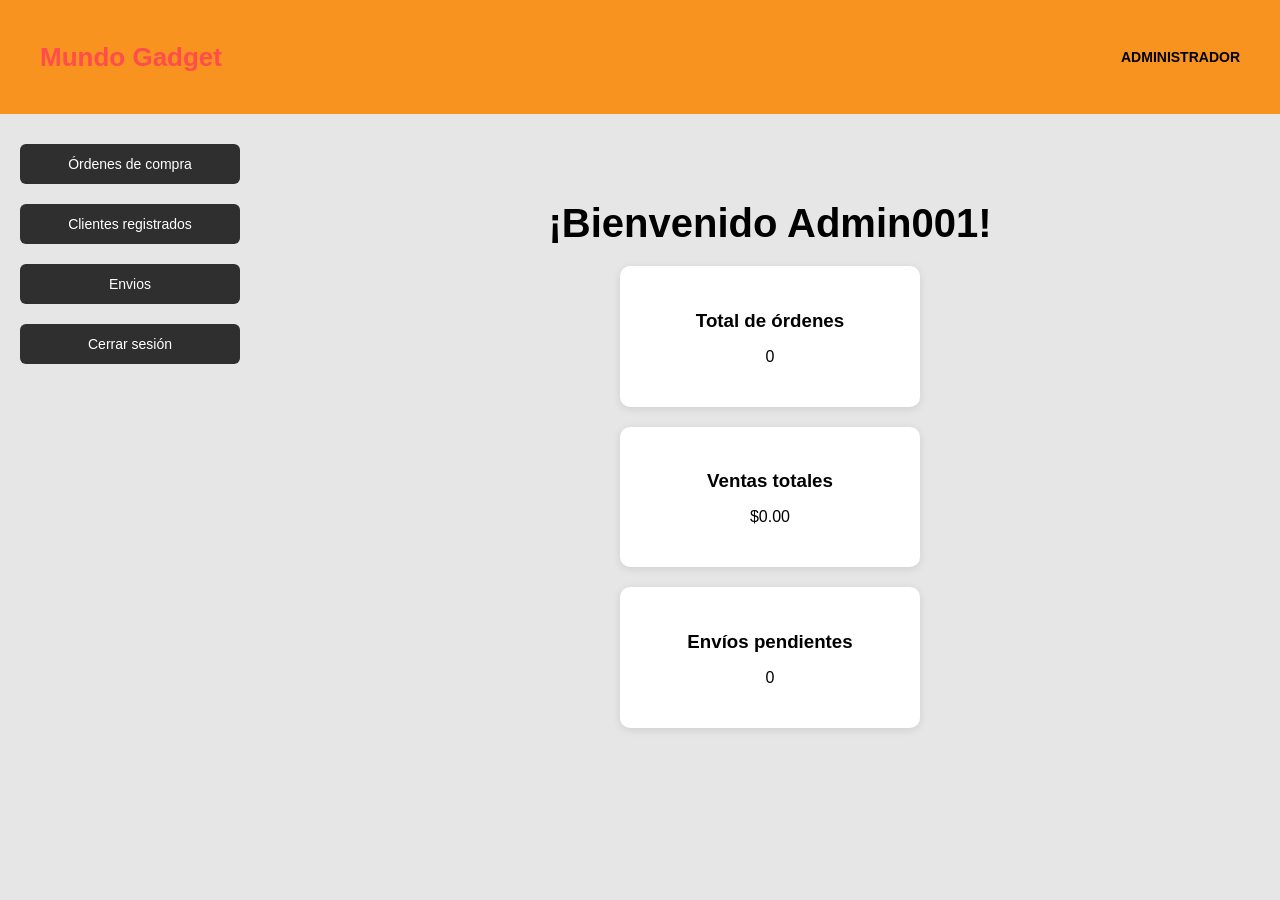
<file: admin.html>
<!doctype html>
<html lang="es">
  <head>
    <meta charset="UTF-8" />
    <title>Administrador - Mundo Gadget</title>
    <link rel="stylesheet" href="css/admin.css" />
  </head>

  <body>
    <header>
      <h2 class="logo">Mundo Gadget</h2>
      <div class="admin-label">ADMINISTRADOR</div>
    </header>

    <div class="container">
      <aside class="menu">
        <button id="btnOrdenes">Órdenes de compra</button>
        <button id="btnClientes">Clientes registrados</button>
        <button id="btnEnvios">Envios</button>
        <button id="btnCerrar">Cerrar sesión</button>
      </aside>

      <main class="contenido">
        <h1>¡Bienvenido Admin001!</h1>

        <div class="resumen" id="resumen">
          <div class="cardejemplo">
            <h3>Total de productos</h3>
            <p id="totalProductos">0</p>
          </div>

          <div class="cardejemplo">
            <h3>Ventas del día</h3>
            <p id="ventasDia">$0</p>
          </div>
        </div>

        <div id="areaDinamica"></div>
      </main>
    </div>

    <script src="js/admin.js"></script>
  </body>
</html>
</file>
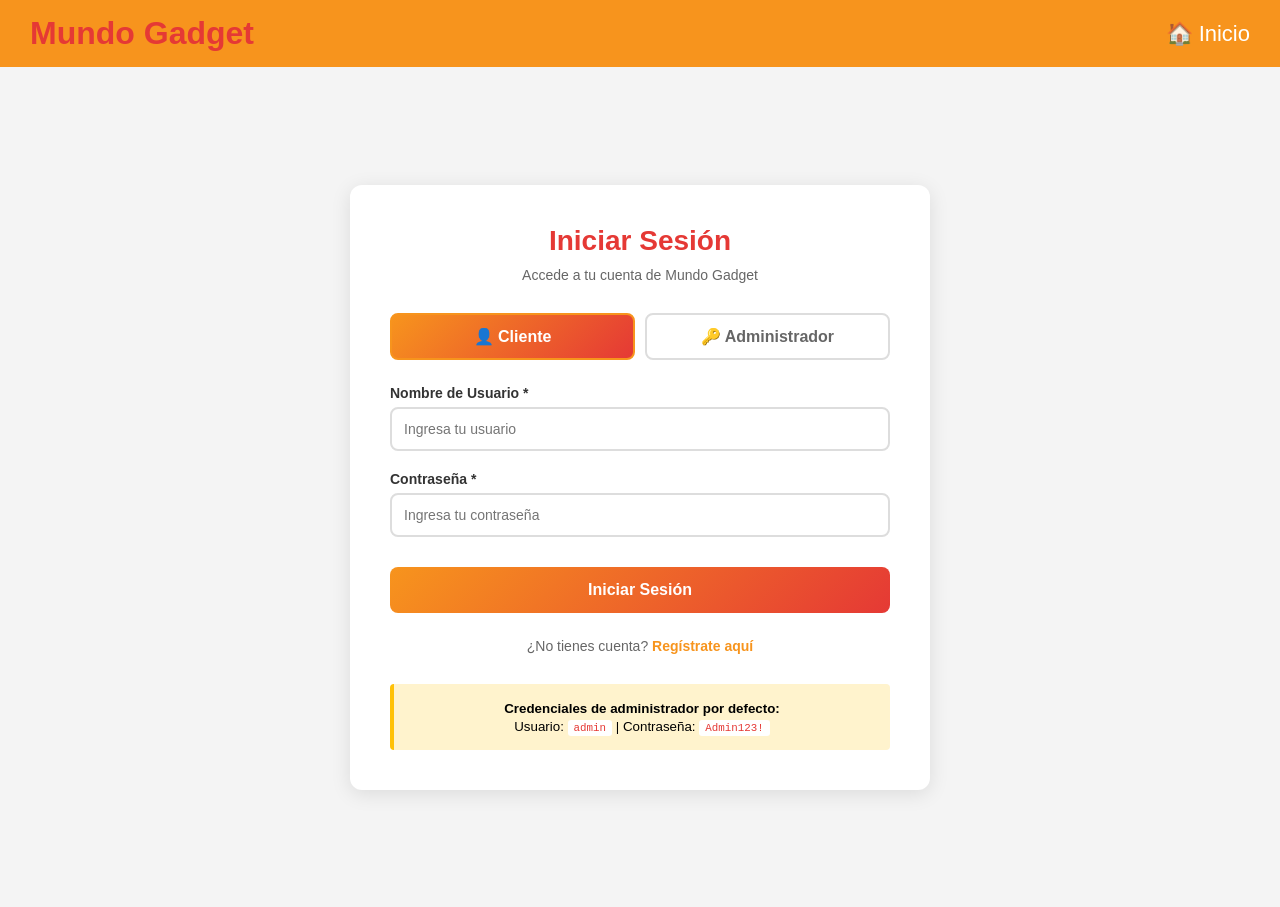
<file: login.html>
<!doctype html>
<html lang="es">
  <head>
    <meta charset="UTF-8" />
    <meta name="viewport" content="width=device-width, initial-scale=1.0" />
    <title>Iniciar Sesión - Mundo Gadget</title>
    <link rel="stylesheet" href="css/styles.css" />
    <link rel="stylesheet" href="css/auth.css" />
  </head>
  <body>
    <!-- HEADER -->
    <header class="header">
      <h1 class="logo">Mundo Gadget</h1>
      <div class="icons">
        <a href="index.html" style="color: white; text-decoration: none"
          >🏠 Inicio</a
        >
      </div>
    </header>

    <!-- CONTENEDOR PRINCIPAL -->
    <main class="auth-container">
      <div class="auth-card">
        <h2 class="auth-title">Iniciar Sesión</h2>
        <p class="auth-subtitle">Accede a tu cuenta de Mundo Gadget</p>

        <!-- SELECTOR DE TIPO DE USUARIO -->
        <div class="user-type-selector">
          <button
            type="button"
            id="btnCliente"
            class="user-type-btn active"
            data-type="cliente"
          >
            👤 Cliente
          </button>
          <button
            type="button"
            id="btnAdmin"
            class="user-type-btn"
            data-type="admin"
          >
            🔑 Administrador
          </button>
        </div>

        <!-- MENSAJES DE ERROR/ÉXITO -->
        <div id="messageContainer" class="message-container"></div>

        <!-- FORMULARIO DE LOGIN -->
        <form id="loginForm" class="auth-form">
          <div class="form-group">
            <label for="username">Nombre de Usuario *</label>
            <input
              type="text"
              id="username"
              name="username"
              required
              placeholder="Ingresa tu usuario"
            />
            <span class="error-message" id="usernameError"></span>
          </div>

          <div class="form-group">
            <label for="password">Contraseña *</label>
            <input
              type="password"
              id="password"
              name="password"
              required
              placeholder="Ingresa tu contraseña"
            />
            <span class="error-message" id="passwordError"></span>
          </div>

          <button type="submit" class="auth-button">Iniciar Sesión</button>
        </form>

        <p class="auth-footer">
          ¿No tienes cuenta? <a href="registro.html">Regístrate aquí</a>
        </p>

        <!-- INFORMACIÓN PARA ADMIN (solo visible en desarrollo) -->
        <div class="admin-info">
          <small
            ><strong>Credenciales de administrador por defecto:</strong></small
          ><br />
          <small
            >Usuario: <code>admin</code> | Contraseña:
            <code>Admin123!</code></small
          >
        </div>
      </div>
    </main>

    <script src="js/auth.js"></script>
    <script src="js/login.js"></script>
  </body>
</html>
</file>
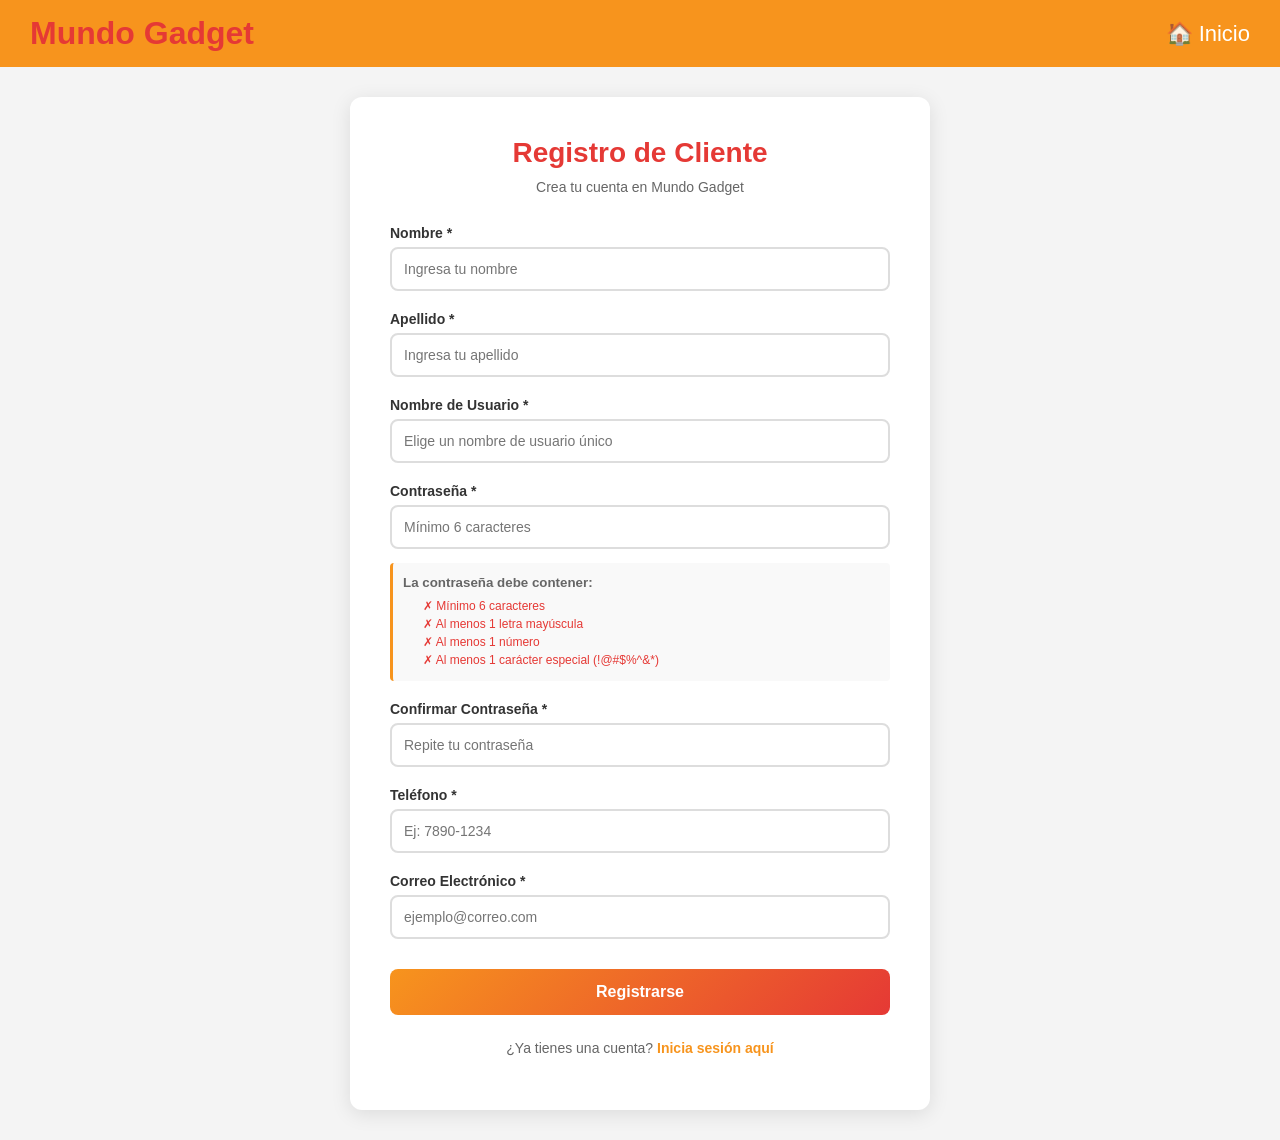
<file: registro.html>
<!doctype html>
<html lang="es">
  <head>
    <meta charset="UTF-8" />
    <meta name="viewport" content="width=device-width, initial-scale=1.0" />
    <title>Registro - Mundo Gadget</title>
    <link rel="stylesheet" href="css/styles.css" />
    <link rel="stylesheet" href="css/auth.css" />
  </head>
  <body>
    <!-- HEADER -->
    <header class="header">
      <h1 class="logo">Mundo Gadget</h1>
      <div class="icons">
        <a href="index.html" style="color: white; text-decoration: none"
          >🏠 Inicio</a
        >
      </div>
    </header>

    <!-- CONTENEDOR PRINCIPAL -->
    <main class="auth-container">
      <div class="auth-card">
        <h2 class="auth-title">Registro de Cliente</h2>
        <p class="auth-subtitle">Crea tu cuenta en Mundo Gadget</p>

        <!-- MENSAJES DE ERROR/ÉXITO -->
        <div id="messageContainer" class="message-container"></div>

        <!-- FORMULARIO DE REGISTRO -->
        <form id="registerForm" class="auth-form">
          <div class="form-group">
            <label for="nombre">Nombre *</label>
            <input
              type="text"
              id="nombre"
              name="nombre"
              required
              placeholder="Ingresa tu nombre"
            />
            <span class="error-message" id="nombreError"></span>
          </div>

          <div class="form-group">
            <label for="apellido">Apellido *</label>
            <input
              type="text"
              id="apellido"
              name="apellido"
              required
              placeholder="Ingresa tu apellido"
            />
            <span class="error-message" id="apellidoError"></span>
          </div>

          <div class="form-group">
            <label for="username">Nombre de Usuario *</label>
            <input
              type="text"
              id="username"
              name="username"
              required
              placeholder="Elige un nombre de usuario único"
            />
            <span class="error-message" id="usernameError"></span>
          </div>

          <div class="form-group">
            <label for="password">Contraseña *</label>
            <input
              type="password"
              id="password"
              name="password"
              required
              placeholder="Mínimo 6 caracteres"
            />
            <span class="error-message" id="passwordError"></span>
            <div class="password-requirements">
              <small>La contraseña debe contener:</small>
              <ul>
                <li id="req-length">✗ Mínimo 6 caracteres</li>
                <li id="req-uppercase">✗ Al menos 1 letra mayúscula</li>
                <li id="req-number">✗ Al menos 1 número</li>
                <li id="req-special">
                  ✗ Al menos 1 carácter especial (!@#$%^&*)
                </li>
              </ul>
            </div>
          </div>

          <div class="form-group">
            <label for="confirmPassword">Confirmar Contraseña *</label>
            <input
              type="password"
              id="confirmPassword"
              name="confirmPassword"
              required
              placeholder="Repite tu contraseña"
            />
            <span class="error-message" id="confirmPasswordError"></span>
          </div>

          <div class="form-group">
            <label for="telefono">Teléfono *</label>
            <input
              type="tel"
              id="telefono"
              name="telefono"
              required
              placeholder="Ej: 7890-1234"
            />
            <span class="error-message" id="telefonoError"></span>
          </div>

          <div class="form-group">
            <label for="email">Correo Electrónico *</label>
            <input
              type="email"
              id="email"
              name="email"
              required
              placeholder="ejemplo@correo.com"
            />
            <span class="error-message" id="emailError"></span>
          </div>

          <button type="submit" class="auth-button">Registrarse</button>
        </form>

        <p class="auth-footer">
          ¿Ya tienes una cuenta? <a href="login.html">Inicia sesión aquí</a>
        </p>
      </div>
    </main>

    <script src="js/auth.js"></script>
    <script src="js/registro.js"></script>
  </body>
</html>
</file>
<file: css/admin.css>
body {
    margin: 0;
    font-family: Arial, sans-serif;
    background-color: #e6e6e6;
}

header {
    background-color: #f7931e;
    padding: 20px 40px;
    display: flex;
    justify-content: space-between;
    align-items: center;
}

.logo {
    color: #ff4d4d;
    font-size: 26px;
    font-weight: bold;
}

.admin-label {
    font-weight: bold;
    font-size: 14px;
}

.container {
    display: flex;
}

.menu {
    width: 220px;
    padding: 30px 20px;
}

.menu button {
    width: 100%;
    margin-bottom: 20px;
    padding: 12px;
    background-color: #2f2f2f;
    color: white;
    border: none;
    border-radius: 6px;
    cursor: pointer;
    font-size: 14px;
}

.menu button:hover {
    background-color: #444;
     width: 220px;
    padding: 20px;
    display: flex;
    flex-direction: column;
    justify-content: center; 
    align-items: center;     
}



.contenido {
    flex: 1;
    padding: 60px;
    text-align: center;
}

.contenido h1 {
    font-size: 40px;
    margin-bottom: 5px;
}

.subtitulo {
    color: #555;
    margin-bottom: 40px;
}


.card {
    background: white;
    padding: 25px;
    border-radius: 10px;
    width: 250px;
    margin: 20px auto;
    box-shadow: 0 2px 8px rgba(0,0,0,0.1);
}
.cardejemplo {
    background: white;
    padding: 25px;
    border-radius: 10px;
    width: 250px;
    margin: 20px auto;
    box-shadow: 0 2px 8px rgba(0,0,0,0.1);
}

.card h3 {
    margin-bottom: 10px;
}

.btn-regresar {
    background-color: #2f2f2f;
    color: white;
    border: none;
    padding: 10px 15px;
    margin-bottom: 20px;
    border-radius: 6px;
    cursor: pointer;
}

.btn-regresar:hover {
    background-color: #444;
}

.tabla {
    width: 80%;
    margin: 0 auto;
    border-collapse: collapse;
    background: white;
    border-radius: 8px;
    overflow: hidden;
}

.tabla th {
    background-color: #f7931e;
    color: white;
    padding: 12px;
}

.tabla td {
    padding: 10px;
    border-bottom: 1px solid #ddd;
}

.tabla tr:hover {
    background-color: #f5f5f5;
}
</file>
<file: css/styles.css>
body {
  margin: 0;
  font-family: Arial, sans-serif;
  background: #f4f4f4;
}

/* HEADER */
.header {
  background: #f7941d;
  color: white;
  display: flex;
  align-items: center;
  justify-content: space-between;
  padding: 15px 30px;
  flex-wrap: wrap;
  gap: 10px;
}

.logo {
  margin: 0;
  color: #e53935;
}

.search {
  width: 40%;
  padding: 8px;
  border-radius: 20px;
  border: none;
  flex: 1;
  min-width: 200px;
}

.icons {
  font-size: 22px;
}

/* NAV */
.nav {
  background: #f7941d;
  color: white;
  display: flex;
  justify-content: space-around;
  padding: 12px 30px;
  font-weight: bold;

}
.nav span:hover {
  padding: 5px 10px;
  background: #e53935;
  box-shadow:0 6px 12px #613909 ;
  border-radius: 4px ;
  cursor: pointer;
  transition: 0.4s;
}

/* GRID DE PRODUCTOS */
.products-container {
  display: grid;
  grid-template-columns: repeat(4, 1fr);
  gap: 25px;
  padding: 30px;
}

/* Tablet */
@media (max-width: 900px) {
  .products-container {
    grid-template-columns: repeat(2, 1fr);
  }
}

/* Celular */
@media (max-width: 500px) {
  .products-container {
    grid-template-columns: 1fr;
  }
}

/* TARJETA ESTILO TIENDA REAL */
.product-card {
  background: #1b1f23;
  border-radius: 12px;
  padding: 14px;
  color: white;
  display: flex;
  flex-direction: column;
  transition: 0.2s;
  min-height: 340px;
}

.product-card:hover {
  transform: translateY(-4px);
}

/* CONTENEDOR DE IMAGEN */
.product-image {
  background: white;
  border-radius: 10px;
  height: 170px;
  display: flex;
  align-items: center;
  justify-content: center;
  margin-bottom: 12px;
}

.product-image img {
  max-width: 90%;
  max-height: 150px;
  object-fit: contain;
}

/* CATEGORIA */
.product-category {
  font-size: 12px;
  color: #9aa4af;
  margin-bottom: 2px;
  text-align: left;
}

/* NOMBRE */
.product-name {
  font-size: 15px;
  font-weight: bold;
  line-height: 1.2;
  text-align: left;
}

/* DESCRIPCIÓN */
.product-description {
  font-size: 13px;
  color: #c7c7c7;
  margin-top: 4px;
  line-height: 1.4;
  text-align: left;
}


/* PRECIO */
.product-price {
  color: #00ff66;
  font-size: 18px;
  font-weight: bold;
  margin-top: auto;
  text-align: left;
}

/* STOCK */
.product-stock {
  font-size: 13px;
  color: #9aa4af;
  margin-top: 3px;
  text-align: left;
}
</file>
<file: css/auth.css>
/* Contenedor principal */
.auth-container {
  display: flex;
  justify-content: center;
  align-items: center;
  min-height: calc(100vh - 120px);
  padding: 30px 20px;
  background: #f4f4f4;
}

/* Tarjeta de autenticación */
.auth-card {
  background: white;
  border-radius: 12px;
  box-shadow: 0 4px 20px rgba(0, 0, 0, 0.1);
  padding: 40px;
  max-width: 500px;
  width: 100%;
}

/* Título principal */
.auth-title {
  color: #e53935;
  font-size: 28px;
  margin: 0 0 10px 0;
  text-align: center;
}

/* Subtítulo */
.auth-subtitle {
  color: #666;
  font-size: 14px;
  margin: 0 0 30px 0;
  text-align: center;
}

/* ===== SELECTOR DE TIPO DE USUARIO ===== */
.user-type-selector {
  display: flex;
  gap: 10px;
  margin-bottom: 25px;
}

.user-type-btn {
  flex: 1;
  padding: 12px;
  border: 2px solid #ddd;
  background: white;
  border-radius: 8px;
  font-size: 16px;
  font-weight: bold;
  cursor: pointer;
  transition: all 0.3s ease;
  color: #666;
}

.user-type-btn:hover {
  border-color: #f7941d;
  color: #f7941d;
}

.user-type-btn.active {
  background: linear-gradient(135deg, #f7941d 0%, #e53935 100%);
  color: white;
  border-color: #f7941d;
}

/* ===== FORMULARIO ===== */
.auth-form {
  display: flex;
  flex-direction: column;
  gap: 20px;
}

.form-group {
  display: flex;
  flex-direction: column;
  gap: 6px;
}

.form-group label {
  font-weight: bold;
  color: #333;
  font-size: 14px;
}

.form-group input {
  padding: 12px;
  border: 2px solid #ddd;
  border-radius: 8px;
  font-size: 14px;
  transition: border-color 0.3s ease;
}

.form-group input:focus {
  outline: none;
  border-color: #f7941d;
}

.form-group input.invalid {
  border-color: #e53935;
}

.form-group input.valid {
  border-color: #4caf50;
}

/* Mensajes de error por campo */
.error-message {
  color: #e53935;
  font-size: 12px;
  min-height: 16px;
  display: none;
}

.error-message.show {
  display: block;
}

/* ===== REQUISITOS DE CONTRASEÑA ===== */
.password-requirements {
  background: #f9f9f9;
  border-left: 3px solid #f7941d;
  padding: 10px;
  margin-top: 8px;
  border-radius: 4px;
}

.password-requirements small {
  color: #666;
  font-weight: bold;
}

.password-requirements ul {
  margin: 8px 0 0 0;
  padding-left: 20px;
  list-style: none;
}

.password-requirements li {
  font-size: 12px;
  color: #e53935;
  margin: 4px 0;
}

.password-requirements li.valid {
  color: #4caf50;
}

/* ===== BOTÓN DE ENVÍO ===== */
.auth-button {
  padding: 14px;
  background: linear-gradient(135deg, #f7941d 0%, #e53935 100%);
  color: white;
  border: none;
  border-radius: 8px;
  font-size: 16px;
  font-weight: bold;
  cursor: pointer;
  transition: transform 0.2s ease, box-shadow 0.2s ease;
  margin-top: 10px;
}

.auth-button:hover {
  transform: translateY(-2px);
  box-shadow: 0 4px 12px rgba(247, 148, 29, 0.4);
}

.auth-button:active {
  transform: translateY(0);
}

.auth-button:disabled {
  background: #ccc;
  cursor: not-allowed;
  transform: none;
}

/* ===== PIE DEL FORMULARIO ===== */
.auth-footer {
  text-align: center;
  margin-top: 25px;
  color: #666;
  font-size: 14px;
}

.auth-footer a {
  color: #f7941d;
  text-decoration: none;
  font-weight: bold;
}

.auth-footer a:hover {
  text-decoration: underline;
}

/* ===== MENSAJES DE ÉXITO/ERROR GLOBALES ===== */
.message-container {
  margin-bottom: 20px;
}

.message {
  padding: 12px 16px;
  border-radius: 8px;
  font-size: 14px;
  margin-bottom: 10px;
  animation: slideDown 0.3s ease;
}

.message.success {
  background: #d4edda;
  color: #155724;
  border-left: 4px solid #4caf50;
}

.message.error {
  background: #f8d7da;
  color: #721c24;
  border-left: 4px solid #e53935;
}

.message.info {
  background: #d1ecf1;
  color: #0c5460;
  border-left: 4px solid #17a2b8;
}

@keyframes slideDown {
  from {
    opacity: 0;
    transform: translateY(-10px);
  }
  to {
    opacity: 1;
    transform: translateY(0);
  }
}

/* ===== INFORMACIÓN DE ADMIN  ===== */
.admin-info {
  margin-top: 30px;
  padding: 15px;
  background: #fff3cd;
  border-left: 4px solid #ffc107;
  border-radius: 4px;
  text-align: center;
}

.admin-info code {
  background: #fff;
  padding: 2px 6px;
  border-radius: 3px;
  font-family: monospace;
  color: #e53935;
}

/* ===== RESPONSIVE ===== */
@media (max-width: 600px) {
  .auth-card {
    padding: 30px 20px;
  }

  .auth-title {
    font-size: 24px;
  }

  .user-type-selector {
    flex-direction: column;
  }

  .user-type-btn {
    width: 100%;
  }
}
</file>
